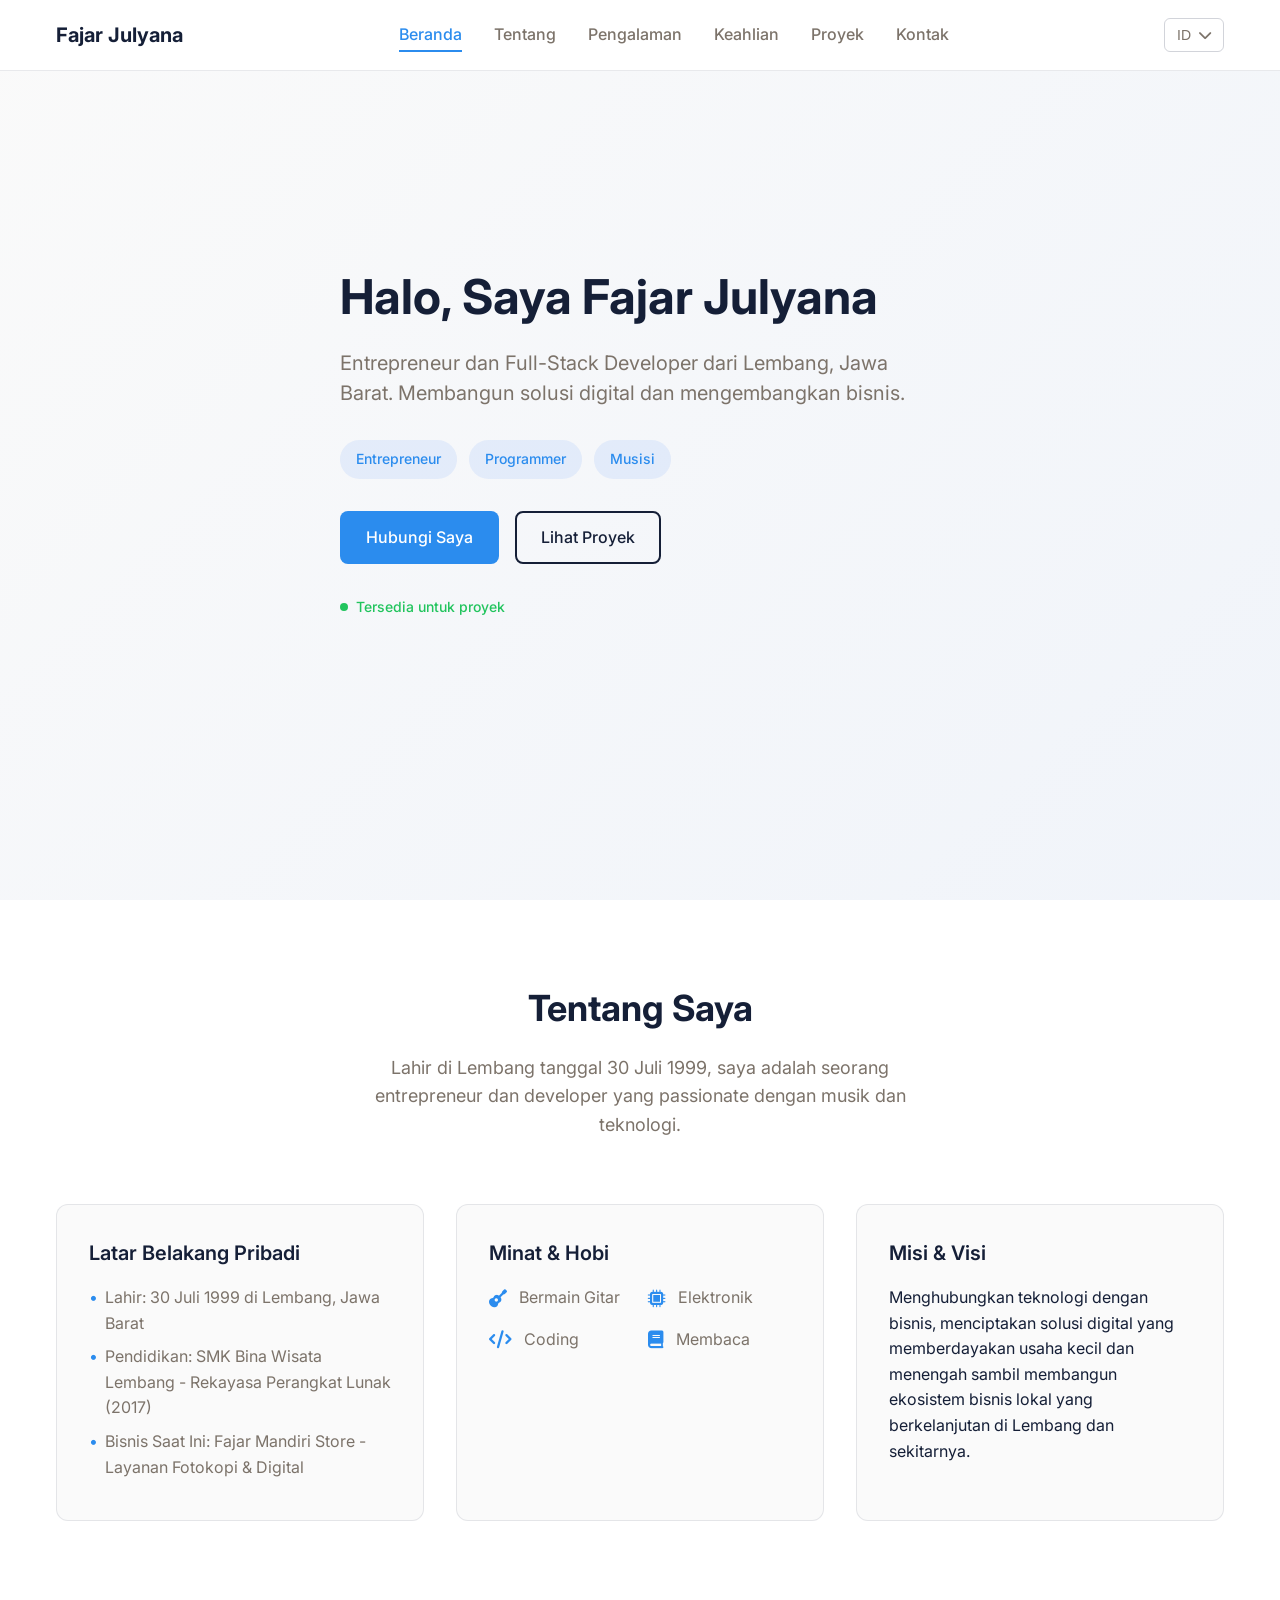
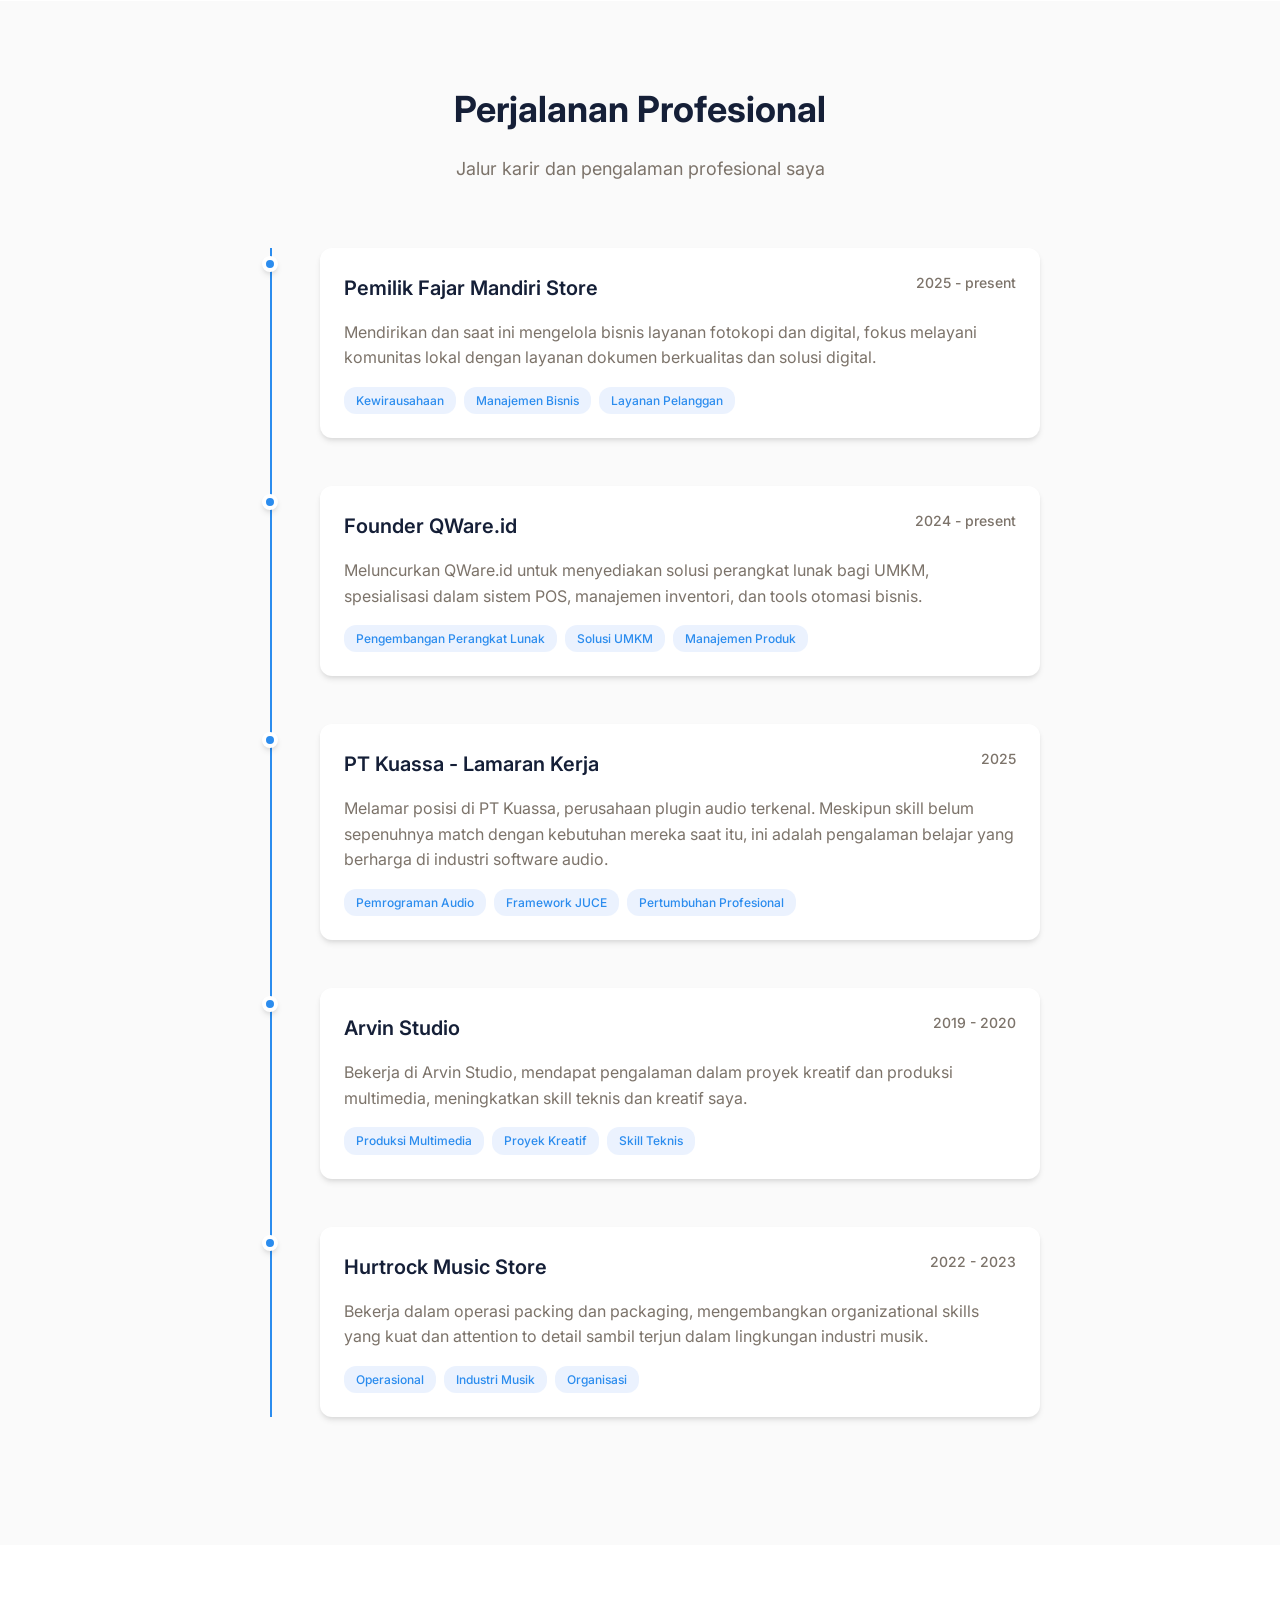
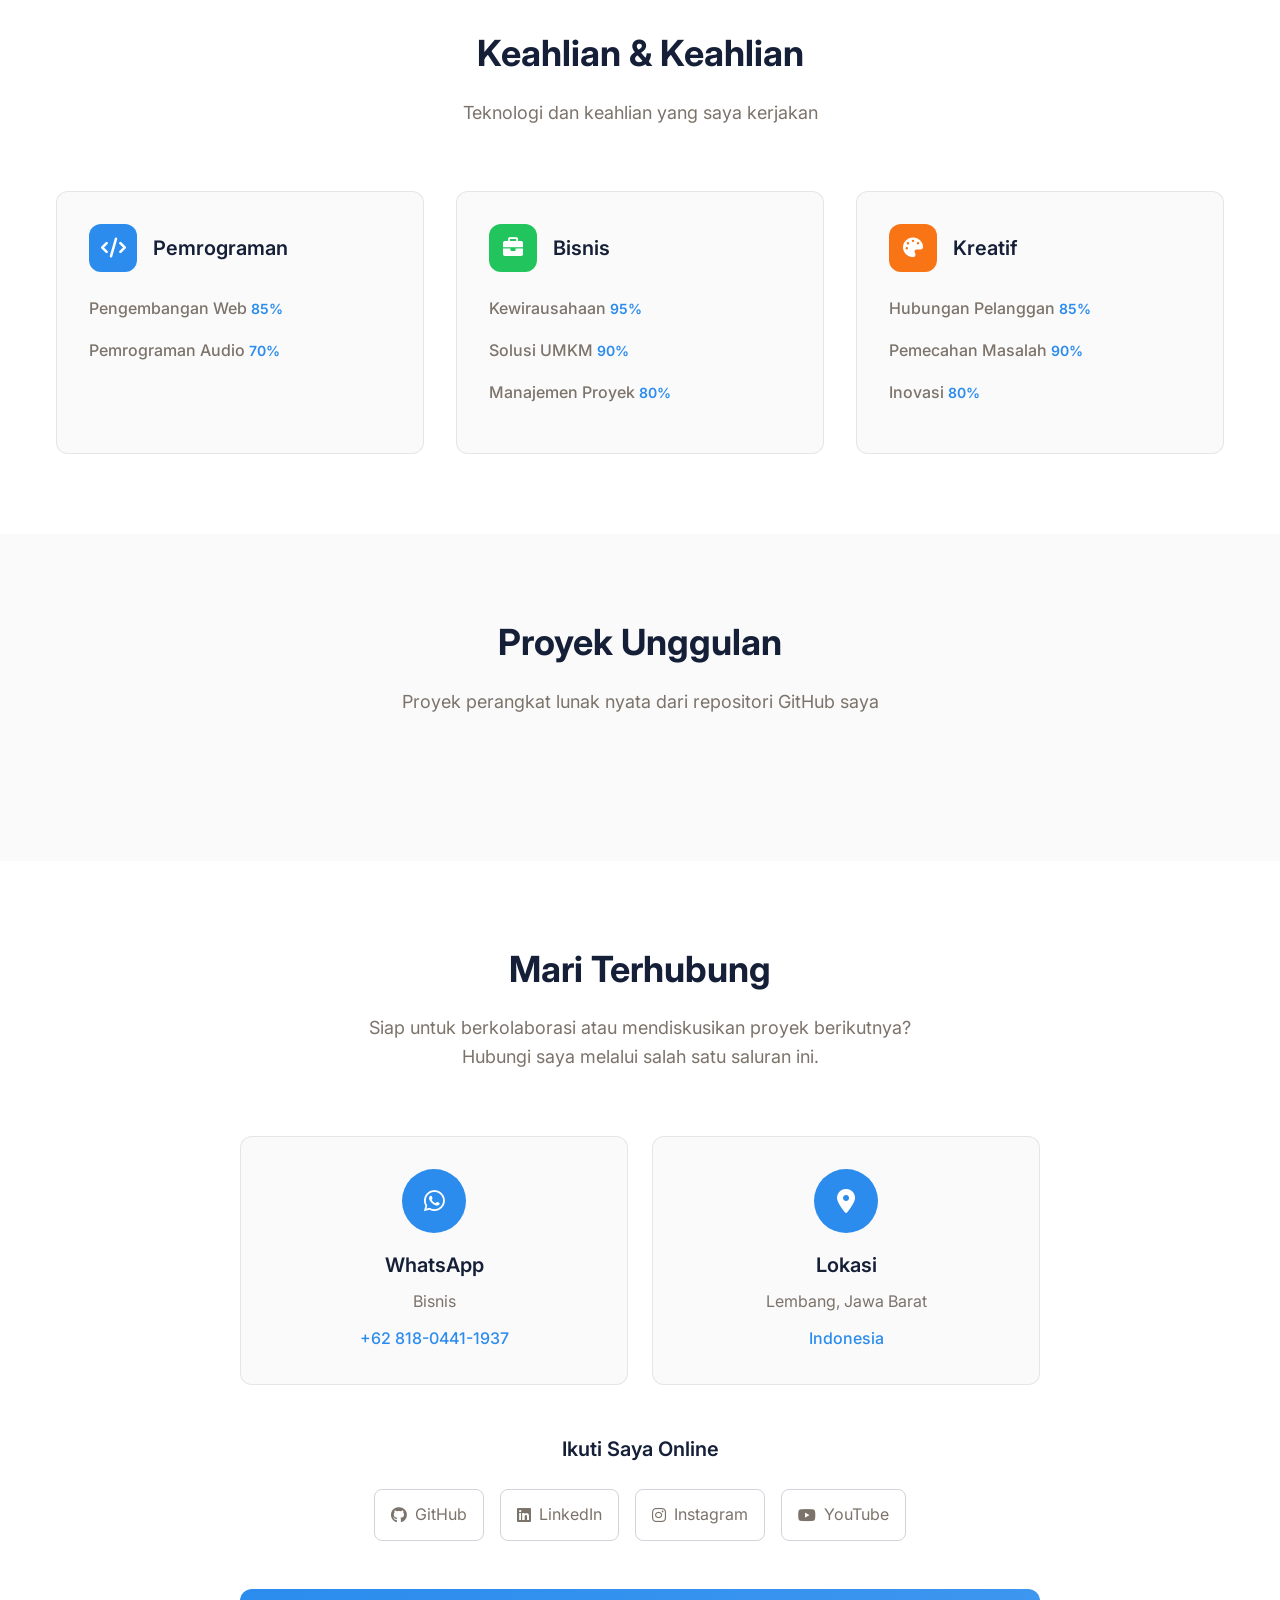
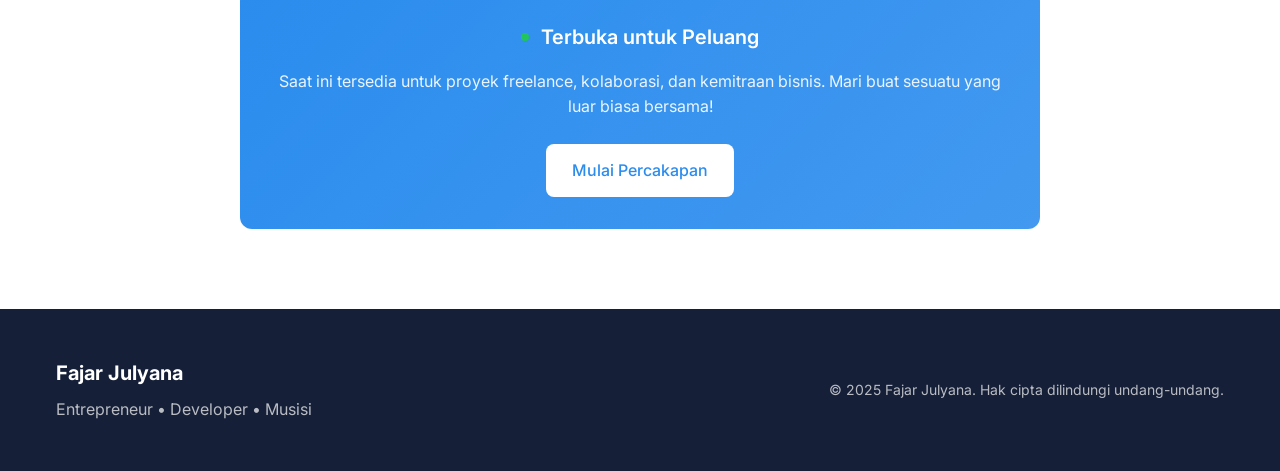
<file: index.html>
<!DOCTYPE html>
<html lang="id">
<head>
    <meta charset="UTF-8">
    <meta name="viewport" content="width=device-width, initial-scale=1.0">
    <title>Fajar Julyana - Entrepreneur & Full-Stack Developer</title>
    <meta name="description" content="Portfolio Fajar Julyana - Entrepreneur, programmer, dan musisi dari Lembang, Jawa Barat. Membangun solusi digital dan mengembangkan bisnis UMKM.">
    
    <!-- Open Graph Tags -->
    <meta property="og:title" content="Fajar Julyana - Entrepreneur & Full-Stack Developer">
    <meta property="og:description" content="Portfolio Fajar Julyana - Entrepreneur, programmer, dan musisi dari Lembang, Jawa Barat.">
    <meta property="og:type" content="website">
    <meta property="og:url" content="http://fajarjulyana.github.io/">
    
    <!-- Fonts -->
    <link href="https://fonts.googleapis.com/css2?family=Inter:wght@300;400;500;600;700&display=swap" rel="stylesheet">
    <link href="https://cdnjs.cloudflare.com/ajax/libs/font-awesome/6.0.0/css/all.min.css" rel="stylesheet">
    
    <link rel="stylesheet" href="style.css">
</head>
<body>
    <!-- Navigation -->
    <nav class="nav">
        <div class="nav-container">
            <div class="nav-brand">
                <a href="#home">Fajar Julyana</a>
            </div>
            
            <div class="nav-menu" id="nav-menu">
                <a href="#home" class="nav-link" data-translate="home">Beranda</a>
                <a href="#about" class="nav-link" data-translate="about">Tentang</a>
                <a href="#experience" class="nav-link" data-translate="experience">Pengalaman</a>
                <a href="#skills" class="nav-link" data-translate="skills">Keahlian</a>
                <a href="#projects" class="nav-link" data-translate="projects">Proyek</a>
                <a href="#contact" class="nav-link" data-translate="contact">Kontak</a>
            </div>

            <div class="nav-actions">
                <div class="language-switcher">
                    <button class="language-btn" id="language-btn">
                        <span id="current-language">ID</span>
                        <i class="fas fa-chevron-down"></i>
                    </button>
                    <div class="language-dropdown" id="language-dropdown">
                        <button class="language-option" data-lang="id">ID - Indonesia</button>
                        <button class="language-option" data-lang="en">EN - English</button>
                        <button class="language-option" data-lang="ru">RU - Русский</button>
                        <button class="language-option" data-lang="ar">AR - العربية</button>
                        <button class="language-option" data-lang="su">SU - Sunda</button>
                    </div>
                </div>
                
                <button class="nav-toggle" id="nav-toggle">
                    <span></span>
                    <span></span>
                    <span></span>
                </button>
            </div>
        </div>
    </nav>

    <!-- Hero Section -->
    <section id="home" class="hero">
        <div class="hero-container">
            <div class="hero-content">
                <h1 class="hero-title">
                    <span data-translate="heroTitle">Halo, Saya Fajar Julyana</span>
                </h1>
                <p class="hero-subtitle" data-translate="heroSubtitle">
                    Entrepreneur dan Full-Stack Developer dari Lembang, Jawa Barat. Membangun solusi digital dan mengembangkan bisnis.
                </p>
                
                <div class="hero-labels">
                    <span class="hero-label" data-translate="entrepreneurLabel">Entrepreneur</span>
                    <span class="hero-label" data-translate="programmerLabel">Programmer</span>
                    <span class="hero-label" data-translate="musicianLabel">Musisi</span>
                </div>
                
                <div class="hero-actions">
                    <a href="#contact" class="btn btn-primary" data-translate="getInTouch">
                        Hubungi Saya
                    </a>
                    <a href="#projects" class="btn btn-secondary" data-translate="viewProjects">
                        Lihat Proyek
                    </a>
                </div>
                
                <div class="hero-status">
                    <div class="status-indicator"></div>
                    <span data-translate="availableForProjects">Tersedia untuk proyek</span>
                </div>
            </div>
        </div>
    </section>

    <!-- About Section -->
    <section id="about" class="about">
        <div class="container">
            <div class="section-header">
                <h2 class="section-title" data-translate="aboutTitle">Tentang Saya</h2>
                <p class="section-subtitle" data-translate="aboutSubtitle">
                    Lahir di Lembang tanggal 30 Juli 1999, saya adalah seorang entrepreneur dan developer yang passionate dengan musik dan teknologi.
                </p>
            </div>
            
            <div class="about-content">
                <div class="about-card">
                    <h3 data-translate="personalBackground">Latar Belakang Pribadi</h3>
                    <ul>
                        <li data-translate="born">Lahir: 30 Juli 1999 di Lembang, Jawa Barat</li>
                        <li data-translate="education">Pendidikan: SMK Bina Wisata Lembang - Rekayasa Perangkat Lunak (2017)</li>
                        <li data-translate="currentBusiness">Bisnis Saat Ini: Fajar Mandiri Store - Layanan Fotokopi & Digital</li>
                    </ul>
                </div>
                
                <div class="about-card">
                    <h3 data-translate="interestsHobbies">Minat & Hobi</h3>
                    <div class="interests-grid">
                        <div class="interest-item">
                            <i class="fas fa-guitar"></i>
                            <span data-translate="guitarPlaying">Bermain Gitar</span>
                        </div>
                        <div class="interest-item">
                            <i class="fas fa-microchip"></i>
                            <span data-translate="electronics">Elektronik</span>
                        </div>
                        <div class="interest-item">
                            <i class="fas fa-code"></i>
                            <span data-translate="coding">Coding</span>
                        </div>
                        <div class="interest-item">
                            <i class="fas fa-book"></i>
                            <span data-translate="reading">Membaca</span>
                        </div>
                    </div>
                </div>
                
                <div class="about-card">
                    <h3 data-translate="missionVision">Misi & Visi</h3>
                    <p data-translate="missionText">
                        Menghubungkan teknologi dengan bisnis, menciptakan solusi digital yang memberdayakan usaha kecil dan menengah sambil membangun ekosistem bisnis lokal yang berkelanjutan di Lembang dan sekitarnya.
                    </p>
                </div>
            </div>
        </div>
    </section>

    <!-- Experience Section -->
    <section id="experience" class="experience">
        <div class="container">
            <div class="section-header">
                <h2 class="section-title" data-translate="experienceTitle">Perjalanan Profesional</h2>
                <p class="section-subtitle" data-translate="experienceSubtitle">
                    Jalur karir dan pengalaman profesional saya
                </p>
            </div>
            
            <div class="timeline" id="experience-timeline">
                <!-- Experience items will be generated by JavaScript -->
            </div>
        </div>
    </section>

    <!-- Skills Section -->
    <section id="skills" class="skills">
        <div class="container">
            <div class="section-header">
                <h2 class="section-title" data-translate="skillsTitle">Keahlian & Keahlian</h2>
                <p class="section-subtitle" data-translate="skillsSubtitle">
                    Teknologi dan keahlian yang saya kerjakan
                </p>
            </div>
            
            <div class="skills-grid" id="skills-grid">
                <!-- Skills will be generated by JavaScript -->
            </div>
        </div>
    </section>

    <!-- Projects Section -->
    <section id="projects" class="projects">
        <div class="container">
            <div class="section-header">
                <h2 class="section-title" data-translate="projectsTitle">Proyek Unggulan</h2>
                <p class="section-subtitle" data-translate="projectsSubtitle">
                    Proyek perangkat lunak nyata dari repositori GitHub saya
                </p>
            </div>
            <div class="projects-grid" id="projects-grid">
              <p id="projects-loading">Memuat proyek dari GitHub...</p>
            </div>
        </div>
    </section>

    <!-- Contact Section -->
    <section id="contact" class="contact">
        <div class="container">
            <div class="section-header">
                <h2 class="section-title" data-translate="contactTitle">Mari Terhubung</h2>
                <p class="section-subtitle" data-translate="contactSubtitle">
                    Siap untuk berkolaborasi atau mendiskusikan proyek berikutnya? Hubungi saya melalui salah satu saluran ini.
                </p>
            </div>
            
            <div class="contact-content">
                <div class="contact-cards">
                    <div class="contact-card">
                        <div class="contact-icon">
                            <i class="fab fa-whatsapp"></i>
                        </div>
                        <h3 data-translate="whatsapp">WhatsApp</h3>
                        <p data-translate="businessLabel">Bisnis</p>
                        <a href="https://wa.me/6281804411937" class="contact-link" target="_blank">
                            +62 818-0441-1937
                        </a>
                    </div>
                    
                    <div class="contact-card">
                        <div class="contact-icon">
                            <i class="fas fa-map-marker-alt"></i>
                        </div>
                        <h3 data-translate="location">Lokasi</h3>
                        <p>Lembang, Jawa Barat</p>
                        <span class="contact-link">Indonesia</span>
                    </div>
                </div>
                
                <div class="social-section">
                    <h3 data-translate="followMe">Ikuti Saya Online</h3>
                    <div class="social-links">
                        <a href="https://github.com/fajarjulyana" class="social-link" target="_blank">
                            <i class="fab fa-github"></i>
                            <span data-translate="github">GitHub</span>
                        </a>
                        <a href="https://linkedin.com/in/fajarjulyana" class="social-link" target="_blank">
                            <i class="fab fa-linkedin"></i>
                            <span data-translate="linkedin">LinkedIn</span>
                        </a>
                        <a href="https://instagram.com/fajarjulyana" class="social-link" target="_blank">
                            <i class="fab fa-instagram"></i>
                            <span data-translate="instagram">Instagram</span>
                        </a>
                        <a href="https://youtube.com/@fajarjulyana1" class="social-link" target="_blank">
                            <i class="fab fa-youtube"></i>
                            <span data-translate="youtube">YouTube</span>
                        </a>
                    </div>
                </div>
                
                <div class="availability-card">
                    <div class="availability-status">
                        <div class="status-indicator"></div>
                        <h3 data-translate="openForOpportunities">Terbuka untuk Peluang</h3>
                    </div>
                    <p data-translate="opportunitiesDesc">
                        Saat ini tersedia untuk proyek freelance, kolaborasi, dan kemitraan bisnis. Mari buat sesuatu yang luar biasa bersama!
                    </p>
                    <a href="https://wa.me/6281804411937" class="btn btn-primary" target="_blank" data-translate="startConversation">
                        Mulai Percakapan
                    </a>
                </div>
            </div>
        </div>
    </section>

    <!-- Footer -->
    <footer class="footer">
        <div class="container">
            <div class="footer-content">
                <div class="footer-brand">
                    <h3>Fajar Julyana</h3>
                    <p data-translate="footerTagline">Entrepreneur • Developer • Musisi</p>
                </div>
                <div class="footer-copyright">
                    <p data-translate="copyright">© 2025 Fajar Julyana. Hak cipta dilindungi undang-undang.</p>
                </div>
            </div>
        </div>
    </footer>

    <!-- Scripts -->
    <script src="translations.js"></script>
    <script src="script.js"></script>
</body>
</html>
</file>
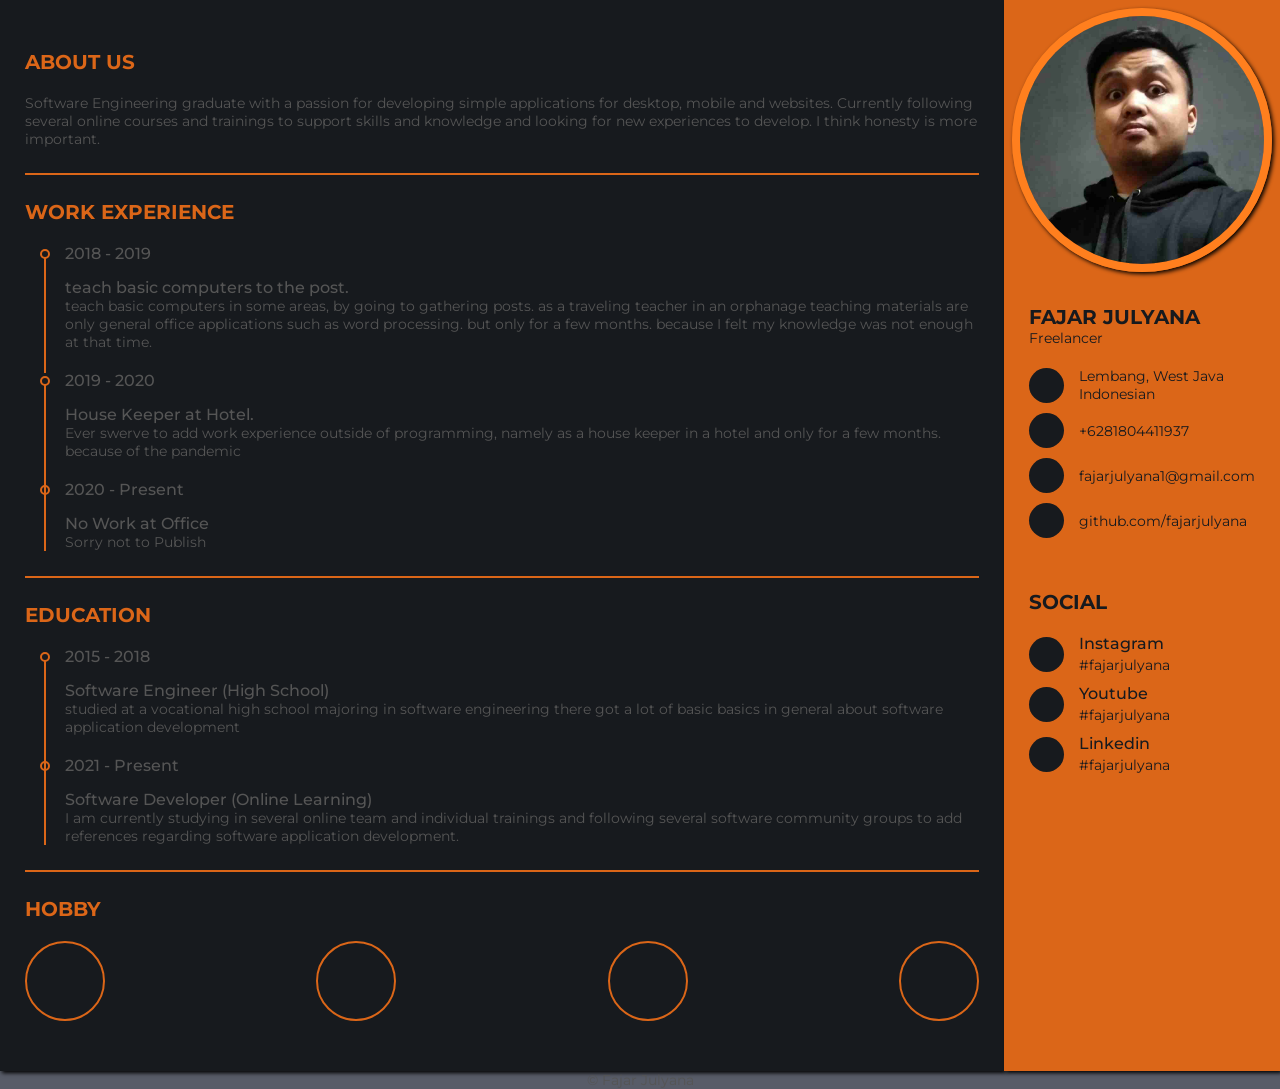
<file: assets/cv/portfolio.html>
<!DOCTYPE html>
<html lang="en">
<head>
	<meta charset="UTF-8">
	<title>Resume || CV Fajar Julyana</title>
	<style>@import url("https://fonts.googleapis.com/css?family=Montserrat:400,500,700&display=swap");

* {
  margin: 0;
  padding: 0;
  box-sizing: border-box;
  list-style: none;
  font-family: "Montserrat", sans-serif;
}

body {
  background: #585c68;
  font-size: 14px;
  color: #555555;
  max-height: 280vh;
}

.bold {
  font-weight: 700;
  font-size: 20px;
  text-transform: uppercase;
}

.semi-bold {
  font-weight: 500;
  font-size: 16px;
}

.resume {
  width: 100%;
  height: auto;
  display: flex;
}

.resume .resume_left {
  width: 280px;
  background: #db6618;
  box-shadow: 2px 2px 4px #000000;
  position:relative;
}

.resume .resume_left .resume_profile {
  width: 100%;
  height: 280px;
  padding-top: 8px;
  padding-right: 8px;
  padding-bottom: 8px;
  padding-left: 8px;
  
}

.resume .resume_left .resume_profile img {
  width: 100%;
  height: 100%;
  border: 8px solid #ff7f1e;
  border-radius: 50%;
  box-shadow: 2px 2px 4px #000000;
}

.resume .resume_left .resume_content {
  padding: 0 25px;
}

.resume .title {
  margin-bottom: 20px;
}

.resume .resume_left .bold {
  color: #171a1e;
}

.resume .resume_left .regular {
  color: #171a1e;
}

.resume .resume_item {
  padding: 25px 0;
  border-bottom: 2px solid #db6618;
}

.resume .resume_left .resume_item:last-child,
.resume .resume_right .resume_item:last-child {
  border-bottom: 0px;
}

.resume .resume_left ul li {
  display: flex;
  margin-bottom: 10px;
  align-items: center;
}

.resume .resume_left ul li:last-child {
  margin-bottom: 0;
}

.resume .resume_left ul li .icon {
  width: 35px;
  height: 35px;
  background: #171a1e;
  color: #db6618;
  border-radius: 50%;
  margin-right: 15px;
  font-size: 16px;
  position: relative;
}

.resume .icon i,
.resume .resume_right .resume_hobby ul li i {
  position: absolute;
  top: 50%;
  left: 50%;
  transform: translate(-50%, -50%);
}

.resume .resume_left ul li .data {
  color: #171a1e;
}

.resume .resume_left .resume_social .semi-bold {
  color: #171a1e;
  margin-bottom: 3px;
}

.resume .resume_right {
  width: 100%;
  background: #171a1e;
  padding: 25px;
  box-shadow: 2px 2px 4px #000000;
}

.resume .resume_right .bold {
  color: #db6618;
}

.resume .resume_right .resume_work ul,
.resume .resume_right .resume_education ul {
  padding-left: 40px;
  overflow: hidden;
}

.resume .resume_right ul li {
  position: relative;
}

.resume .resume_right ul li .date {
  font-size: 16px;
  font-weight: 500;
  margin-bottom: 15px;
}

.resume .resume_right ul li .info {
  margin-bottom: 20px;
}

.resume .resume_right ul li:last-child .info {
  margin-bottom: 0;
}

.resume .resume_right .resume_work ul li:before,
.resume .resume_right .resume_education ul li:before {
  content: "";
  position: absolute;
  top: 5px;
  left: -25px;
  width: 6px;
  height: 6px;
  border-radius: 50%;
  border: 2px solid #db6618;
}

.resume .resume_right .resume_work ul li:after,
.resume .resume_right .resume_education ul li:after {
  content: "";
  position: absolute;
  top: 14px;
  left: -21px;
  width: 2px;
  height: 115px;
  background: #db6618;
}

.resume .resume_right .resume_hobby ul {
  display: flex;
  justify-content: space-between;
}

.resume .resume_right .resume_hobby ul li {
  width: 80px;
  height: 80px;
  border: 2px solid #db6618;
  border-radius: 50%;
  position: relative;
  color: #db6618;
}

.resume .resume_right .resume_hobby ul li i {
  font-size: 30px;
}
/*
.resume .resume_right .resume_hobby ul li:before {
  content: "";
  position: absolute;
  top: 40px;
  right: -150%;
  width: 150.5%;
  height: 2px;
  background: #db6618;
}
*/
.resume .resume_right .resume_hobby ul li:last-child:before {
  display: none;
}
</style>
	<script>window.FontAwesomeKitConfig = {"asyncLoading":{"enabled":true},"autoA11y":{"enabled":true},"baseUrl":"https://ka-f.fontawesome.com","baseUrlKit":"https://kit.fontawesome.com","detectConflictsUntil":null,"iconUploads":{},"id":98048931,"license":"free","method":"css","minify":{"enabled":true},"token":"b99e675b6e","v4FontFaceShim":{"enabled":false},"v4shim":{"enabled":false},"version":"5.15.3"}; !function(t){"function"==typeof define&&define.amd?define("kit-loader",t):t()}((function(){"use strict";function t(e){return(t="function"==typeof Symbol&&"symbol"==typeof Symbol.iterator?function(t){return typeof t}:function(t){return t&&"function"==typeof Symbol&&t.constructor===Symbol&&t!==Symbol.prototype?"symbol":typeof t})(e)}function e(t,e,n){return e in t?Object.defineProperty(t,e,{value:n,enumerable:!0,configurable:!0,writable:!0}):t[e]=n,t}function n(t,e){var n=Object.keys(t);if(Object.getOwnPropertySymbols){var r=Object.getOwnPropertySymbols(t);e&&(r=r.filter((function(e){return Object.getOwnPropertyDescriptor(t,e).enumerable}))),n.push.apply(n,r)}return n}function r(t){for(var r=1;r<arguments.length;r++){var o=null!=arguments[r]?arguments[r]:{};r%2?n(Object(o),!0).forEach((function(n){e(t,n,o[n])})):Object.getOwnPropertyDescriptors?Object.defineProperties(t,Object.getOwnPropertyDescriptors(o)):n(Object(o)).forEach((function(e){Object.defineProperty(t,e,Object.getOwnPropertyDescriptor(o,e))}))}return t}function o(t,e){return function(t){if(Array.isArray(t))return t}(t)||function(t,e){if("undefined"==typeof Symbol||!(Symbol.iterator in Object(t)))return;var n=[],r=!0,o=!1,i=void 0;try{for(var c,a=t[Symbol.iterator]();!(r=(c=a.next()).done)&&(n.push(c.value),!e||n.length!==e);r=!0);}catch(t){o=!0,i=t}finally{try{r||null==a.return||a.return()}finally{if(o)throw i}}return n}(t,e)||function(t,e){if(!t)return;if("string"==typeof t)return i(t,e);var n=Object.prototype.toString.call(t).slice(8,-1);"Object"===n&&t.constructor&&(n=t.constructor.name);if("Map"===n||"Set"===n)return Array.from(t);if("Arguments"===n||/^(?:Ui|I)nt(?:8|16|32)(?:Clamped)?Array$/.test(n))return i(t,e)}(t,e)||function(){throw new TypeError("Invalid attempt to destructure non-iterable instance.\nIn order to be iterable, non-array objects must have a [Symbol.iterator]() method.")}()}function i(t,e){(null==e||e>t.length)&&(e=t.length);for(var n=0,r=new Array(e);n<e;n++)r[n]=t[n];return r}function c(t,e){var n=e&&e.addOn||"",r=e&&e.baseFilename||t.license+n,o=e&&e.minify?".min":"",i=e&&e.fileSuffix||t.method,c=e&&e.subdir||t.method;return t.baseUrl+"/releases/"+("latest"===t.version?"latest":"v".concat(t.version))+"/"+c+"/"+r+o+"."+i}function a(t){return t.baseUrlKit+"/"+t.token+"/"+t.id+"/kit-upload.css"}function u(t,e){var n=e||["fa"],r="."+Array.prototype.join.call(n,",."),o=t.querySelectorAll(r);Array.prototype.forEach.call(o,(function(e){var n=e.getAttribute("title");e.setAttribute("aria-hidden","true");var r=!e.nextElementSibling||!e.nextElementSibling.classList.contains("sr-only");if(n&&r){var o=t.createElement("span");o.innerHTML=n,o.classList.add("sr-only"),e.parentNode.insertBefore(o,e.nextSibling)}}))}var f,s=function(){},d="undefined"!=typeof global&&void 0!==global.process&&"function"==typeof global.process.emit,l="undefined"==typeof setImmediate?setTimeout:setImmediate,h=[];function m(){for(var t=0;t<h.length;t++)h[t][0](h[t][1]);h=[],f=!1}function p(t,e){h.push([t,e]),f||(f=!0,l(m,0))}function y(t){var e=t.owner,n=e._state,r=e._data,o=t[n],i=t.then;if("function"==typeof o){n="fulfilled";try{r=o(r)}catch(t){w(i,t)}}b(i,r)||("fulfilled"===n&&v(i,r),"rejected"===n&&w(i,r))}function b(e,n){var r;try{if(e===n)throw new TypeError("A promises callback cannot return that same promise.");if(n&&("function"==typeof n||"object"===t(n))){var o=n.then;if("function"==typeof o)return o.call(n,(function(t){r||(r=!0,n===t?g(e,t):v(e,t))}),(function(t){r||(r=!0,w(e,t))})),!0}}catch(t){return r||w(e,t),!0}return!1}function v(t,e){t!==e&&b(t,e)||g(t,e)}function g(t,e){"pending"===t._state&&(t._state="settled",t._data=e,p(S,t))}function w(t,e){"pending"===t._state&&(t._state="settled",t._data=e,p(O,t))}function A(t){t._then=t._then.forEach(y)}function S(t){t._state="fulfilled",A(t)}function O(t){t._state="rejected",A(t),!t._handled&&d&&global.process.emit("unhandledRejection",t._data,t)}function j(t){global.process.emit("rejectionHandled",t)}function E(t){if("function"!=typeof t)throw new TypeError("Promise resolver "+t+" is not a function");if(this instanceof E==!1)throw new TypeError("Failed to construct 'Promise': Please use the 'new' operator, this object constructor cannot be called as a function.");this._then=[],function(t,e){function n(t){w(e,t)}try{t((function(t){v(e,t)}),n)}catch(t){n(t)}}(t,this)}E.prototype={constructor:E,_state:"pending",_then:null,_data:void 0,_handled:!1,then:function(t,e){var n={owner:this,then:new this.constructor(s),fulfilled:t,rejected:e};return!e&&!t||this._handled||(this._handled=!0,"rejected"===this._state&&d&&p(j,this)),"fulfilled"===this._state||"rejected"===this._state?p(y,n):this._then.push(n),n.then},catch:function(t){return this.then(null,t)}},E.all=function(t){if(!Array.isArray(t))throw new TypeError("You must pass an array to Promise.all().");return new E((function(e,n){var r=[],o=0;function i(t){return o++,function(n){r[t]=n,--o||e(r)}}for(var c,a=0;a<t.length;a++)(c=t[a])&&"function"==typeof c.then?c.then(i(a),n):r[a]=c;o||e(r)}))},E.race=function(t){if(!Array.isArray(t))throw new TypeError("You must pass an array to Promise.race().");return new E((function(e,n){for(var r,o=0;o<t.length;o++)(r=t[o])&&"function"==typeof r.then?r.then(e,n):e(r)}))},E.resolve=function(e){return e&&"object"===t(e)&&e.constructor===E?e:new E((function(t){t(e)}))},E.reject=function(t){return new E((function(e,n){n(t)}))};var _="function"==typeof Promise?Promise:E;function P(t,e){var n=e.fetch,r=e.XMLHttpRequest,o=e.token,i=t;return"URLSearchParams"in window?(i=new URL(t)).searchParams.set("token",o):i=i+"?token="+encodeURIComponent(o),i=i.toString(),new _((function(t,e){if("function"==typeof n)n(i,{mode:"cors",cache:"default"}).then((function(t){if(t.ok)return t.text();throw new Error("")})).then((function(e){t(e)})).catch(e);else if("function"==typeof r){var o=new r;o.addEventListener("loadend",(function(){this.responseText?t(this.responseText):e(new Error(""))}));["abort","error","timeout"].map((function(t){o.addEventListener(t,(function(){e(new Error(""))}))})),o.open("GET",i),o.send()}else{e(new Error(""))}}))}function C(t,e,n){var r=t;return[[/(url\("?)\.\.\/\.\.\/\.\./g,function(t,n){return"".concat(n).concat(e)}],[/(url\("?)\.\.\/webfonts/g,function(t,r){return"".concat(r).concat(e,"/releases/v").concat(n,"/webfonts")}],[/(url\("?)https:\/\/kit-free([^.])*\.fontawesome\.com/g,function(t,n){return"".concat(n).concat(e)}]].forEach((function(t){var e=o(t,2),n=e[0],i=e[1];r=r.replace(n,i)})),r}function F(t,e){var n=arguments.length>2&&void 0!==arguments[2]?arguments[2]:function(){},o=e.document||o,i=u.bind(u,o,["fa","fab","fas","far","fal","fad","fak"]),f=Object.keys(t.iconUploads||{}).length>0;t.autoA11y.enabled&&n(i);var s=[{id:"fa-main",addOn:void 0}];t.v4shim.enabled&&s.push({id:"fa-v4-shims",addOn:"-v4-shims"}),t.v4FontFaceShim.enabled&&s.push({id:"fa-v4-font-face",addOn:"-v4-font-face"}),f&&s.push({id:"fa-kit-upload",customCss:!0});var d=s.map((function(n){return new _((function(o,i){P(n.customCss?a(t):c(t,{addOn:n.addOn,minify:t.minify.enabled}),e).then((function(i){o(U(i,r(r({},e),{},{baseUrl:t.baseUrl,version:t.version,id:n.id,contentFilter:function(t,e){return C(t,e.baseUrl,e.version)}})))})).catch(i)}))}));return _.all(d)}function U(t,e){var n=e.contentFilter||function(t,e){return t},r=document.createElement("style"),o=document.createTextNode(n(t,e));return r.appendChild(o),r.media="all",e.id&&r.setAttribute("id",e.id),e&&e.detectingConflicts&&e.detectionIgnoreAttr&&r.setAttributeNode(document.createAttribute(e.detectionIgnoreAttr)),r}function k(t,e){e.autoA11y=t.autoA11y.enabled,"pro"===t.license&&(e.autoFetchSvg=!0,e.fetchSvgFrom=t.baseUrl+"/releases/"+("latest"===t.version?"latest":"v".concat(t.version))+"/svgs",e.fetchUploadedSvgFrom=t.uploadsUrl);var n=[];return t.v4shim.enabled&&n.push(new _((function(n,o){P(c(t,{addOn:"-v4-shims",minify:t.minify.enabled}),e).then((function(t){n(I(t,r(r({},e),{},{id:"fa-v4-shims"})))})).catch(o)}))),n.push(new _((function(n,o){P(c(t,{minify:t.minify.enabled}),e).then((function(t){var o=I(t,r(r({},e),{},{id:"fa-main"}));n(function(t,e){var n=e&&void 0!==e.autoFetchSvg?e.autoFetchSvg:void 0,r=e&&void 0!==e.autoA11y?e.autoA11y:void 0;void 0!==r&&t.setAttribute("data-auto-a11y",r?"true":"false");n&&(t.setAttributeNode(document.createAttribute("data-auto-fetch-svg")),t.setAttribute("data-fetch-svg-from",e.fetchSvgFrom),t.setAttribute("data-fetch-uploaded-svg-from",e.fetchUploadedSvgFrom));return t}(o,e))})).catch(o)}))),_.all(n)}function I(t,e){var n=document.createElement("SCRIPT"),r=document.createTextNode(t);return n.appendChild(r),n.referrerPolicy="strict-origin",e.id&&n.setAttribute("id",e.id),e&&e.detectingConflicts&&e.detectionIgnoreAttr&&n.setAttributeNode(document.createAttribute(e.detectionIgnoreAttr)),n}function L(t){var e,n=[],r=document,o=r.documentElement.doScroll,i=(o?/^loaded|^c/:/^loaded|^i|^c/).test(r.readyState);i||r.addEventListener("DOMContentLoaded",e=function(){for(r.removeEventListener("DOMContentLoaded",e),i=1;e=n.shift();)e()}),i?setTimeout(t,0):n.push(t)}function T(t){"undefined"!=typeof MutationObserver&&new MutationObserver(t).observe(document,{childList:!0,subtree:!0})}try{if(window.FontAwesomeKitConfig){var x=window.FontAwesomeKitConfig,M={detectingConflicts:x.detectConflictsUntil&&new Date<=new Date(x.detectConflictsUntil),detectionIgnoreAttr:"data-fa-detection-ignore",fetch:window.fetch,token:x.token,XMLHttpRequest:window.XMLHttpRequest,document:document},D=document.currentScript,N=D?D.parentElement:document.head;(function(){var t=arguments.length>0&&void 0!==arguments[0]?arguments[0]:{},e=arguments.length>1&&void 0!==arguments[1]?arguments[1]:{};return"js"===t.method?k(t,e):"css"===t.method?F(t,e,(function(t){L(t),T(t)})):void 0})(x,M).then((function(t){t.map((function(t){try{N.insertBefore(t,D?D.nextSibling:null)}catch(e){N.appendChild(t)}})),M.detectingConflicts&&D&&L((function(){D.setAttributeNode(document.createAttribute(M.detectionIgnoreAttr));var t=function(t,e){var n=document.createElement("script");return e&&e.detectionIgnoreAttr&&n.setAttributeNode(document.createAttribute(e.detectionIgnoreAttr)),n.src=c(t,{baseFilename:"conflict-detection",fileSuffix:"js",subdir:"js",minify:t.minify.enabled}),n}(x,M);document.body.appendChild(t)}))})).catch((function(t){console.error("".concat("Font Awesome Kit:"," ").concat(t))}))}}catch(t){console.error("".concat("Font Awesome Kit:"," ").concat(t))}}));</script>
</head>
<body>

<div class="resume">
  <div class="resume_right">
    <div class="resume_item resume_about">
        <div class="title">
           <p class="bold">About us</p>
         </div>
        <p>Software Engineering graduate with a passion for developing simple applications for desktop, mobile and websites. Currently following several online courses and trainings to support skills and knowledge and looking for new experiences to develop. I think honesty is more important.</p>
    </div>
    <div class="resume_item resume_work">
        <div class="title">
           <p class="bold">Work Experience</p>
         </div>
        <ul>
            <li>
                <div class="date">2018 - 2019</div> 
                <div class="info">
                     <p class="semi-bold">teach basic computers to the post.</p> 
                  <p>teach basic computers in some areas, by going to gathering posts. as a traveling teacher in an orphanage teaching materials are only general office applications such as word processing. but only for a few months. because I felt my knowledge was not enough at that time.</p>
                </div>
            </li>
            <li>
              <div class="date">2019 - 2020</div>
              <div class="info">
                     <p class="semi-bold">House Keeper at Hotel.</p> 
                  <p>Ever swerve to add work experience outside of programming, namely as a house keeper in a hotel and only for a few months. because of the pandemic</p>
                </div>
            </li>
            <li>
              <div class="date">2020 - Present</div>
              <div class="info">
                     <p class="semi-bold">No Work at Office</p> 
                  <p>Sorry not to Publish</p>
                </div>
            </li>
        </ul>
    </div>
    <div class="resume_item resume_education">
      <div class="title">
           <p class="bold">Education</p>
         </div>
      <ul>
            <li>
                <div class="date">2015 - 2018</div> 
                <div class="info">
                     <p class="semi-bold">Software Engineer (High School)</p> 
                  <p>studied at a vocational high school majoring in software engineering there got a lot of basic basics in general about software application development</p>
                </div>
            </li>
            <li>
              <div class="date">2021 - Present</div>
              <div class="info">
                     <p class="semi-bold"> Software Developer (Online Learning)</p> 
                  <p>I am currently studying in several online team and individual trainings and following several software community groups to add references regarding software application development.</p>
                </div>
            </li>
        </ul>
    </div>
    <div class="resume_item resume_hobby">
      <div class="title">
           <p class="bold">Hobby</p>
         </div>
       <ul>
         <li><i class="fas fa-book"></i></li>
         <li><i class="fas fa-pen"></i></li>
         <li><i class="fas fa-guitar"></i></li>
         <li><i class="fas fa-gamepad"></i></li>
      </ul>
    </div>
  </div>
   <div class="resume_left">
     <div class="resume_profile">
       <img src='[data-uri]
'" alt="profile_pic">
     </div>
     <div class="resume_content">
       <div class="resume_item resume_info">
         <div class="title">
           <p class="bold">Fajar Julyana</p>
           <p class="regular">Freelancer</p>
         </div>
         <ul>
           <li>
             <div class="icon">
               <i class="fas fa-map-marker"></i>
             </div>
             <div class="data">
               Lembang, West Java <br /> Indonesian
             </div>
           </li>
           <li>
             <div class="icon">
               <i class="fas fa-mobile-alt"></i>
             </div>
             <div class="data">
               +6281804411937
             </div>
           </li>
           <li>
             <div class="icon">
               <i class="fas fa-envelope"></i>
             </div>
             <div class="data">
               fajarjulyana1@gmail.com
             </div>
           </li>
           <li>
             <div class="icon">
               <i class="fab fa-github"></i>
             </div>
             <div class="data">
               github.com/fajarjulyana
             </div>
           </li>
         </ul>
       </div>
       <div class="resume_item resume_social">
         <div class="title">
           <p class="bold">Social</p>
         </div>
         <ul>
           <li>
             <div class="icon">
               <i class="fab fa-instagram-square"></i>
             </div>
             <div class="data">
               <p class="semi-bold">Instagram</p>
               <p>#fajarjulyana</p>
             </div>
           </li>
           <li>
             <div class="icon">
               <i class="fab fa-youtube"></i>
             </div>
             <div class="data">
               <p class="semi-bold">Youtube</p>
               <p>#fajarjulyana</p>
             </div>
           </li>
           <li>
             <div class="icon">
               <i class="fab fa-linkedin"></i>
             </div>
             <div class="data">
               <p class="semi-bold">Linkedin</p>
               <p>#fajarjulyana</p>
             </div>
           </li>
         </ul>
       </div>
     </div>
  </div>
</div>
</body>
<footer class="footer"><link url="http://github.com/fajarjulyana" ><center>© Fajar Julyana </></center></footer>
</html>
</file>
<file: style.css>
/* Reset and Base Styles */
* {
    margin: 0;
    padding: 0;
    box-sizing: border-box;
}

:root {
    /* Colors */
    --primary-navy: hsl(223, 44%, 15%);
    --elegant-blue: hsl(216, 25%, 25%);
    --warm-gray: hsl(30, 8%, 45%);
    --soft-white: hsl(0, 0%, 98%);
    --accent-blue: hsl(210, 85%, 55%);
    --accent-green: hsl(142, 71%, 45%);
    --accent-orange: hsl(25, 95%, 53%);
    
    /* Typography */
    --font-family: 'Inter', -apple-system, BlinkMacSystemFont, 'Segoe UI', sans-serif;
    --font-size-xs: 0.75rem;
    --font-size-sm: 0.875rem;
    --font-size-base: 1rem;
    --font-size-lg: 1.125rem;
    --font-size-xl: 1.25rem;
    --font-size-2xl: 1.5rem;
    --font-size-3xl: 1.875rem;
    --font-size-4xl: 2.25rem;
    --font-size-5xl: 3rem;
    
    /* Spacing */
    --spacing-1: 0.25rem;
    --spacing-2: 0.5rem;
    --spacing-3: 0.75rem;
    --spacing-4: 1rem;
    --spacing-5: 1.25rem;
    --spacing-6: 1.5rem;
    --spacing-8: 2rem;
    --spacing-10: 2.5rem;
    --spacing-12: 3rem;
    --spacing-16: 4rem;
    --spacing-20: 5rem;
    
    /* Shadows */
    --shadow-sm: 0 1px 2px 0 rgba(0, 0, 0, 0.05);
    --shadow-md: 0 4px 6px -1px rgba(0, 0, 0, 0.1), 0 2px 4px -1px rgba(0, 0, 0, 0.06);
    --shadow-lg: 0 10px 15px -3px rgba(0, 0, 0, 0.1), 0 4px 6px -2px rgba(0, 0, 0, 0.05);
    --shadow-xl: 0 20px 25px -5px rgba(0, 0, 0, 0.1), 0 10px 10px -5px rgba(0, 0, 0, 0.04);
    
    /* Transitions */
    --transition-fast: 150ms ease-in-out;
    --transition-normal: 300ms ease-in-out;
    --transition-slow: 500ms ease-in-out;
}

html {
    scroll-behavior: smooth;
}

body {
    font-family: var(--font-family);
    line-height: 1.6;
    color: var(--primary-navy);
    background-color: var(--soft-white);
    overflow-x: hidden;
}

/* Container */
.container {
    max-width: 1200px;
    margin: 0 auto;
    padding: 0 var(--spacing-4);
}

/* Navigation */
.nav {
    position: fixed;
    top: 0;
    left: 0;
    right: 0;
    background: rgba(255, 255, 255, 0.95);
    backdrop-filter: blur(10px);
    border-bottom: 1px solid rgba(34, 42, 69, 0.1);
    z-index: 1000;
    transition: all var(--transition-normal);
}

.nav-container {
    max-width: 1200px;
    margin: 0 auto;
    padding: 0 var(--spacing-4);
    display: flex;
    align-items: center;
    justify-content: space-between;
    height: 70px;
}

.nav-brand a {
    font-size: var(--font-size-xl);
    font-weight: 700;
    color: var(--primary-navy);
    text-decoration: none;
    transition: color var(--transition-fast);
}

.nav-brand a:hover {
    color: var(--accent-blue);
}

.nav-menu {
    display: flex;
    gap: var(--spacing-8);
    align-items: center;
}

.nav-link {
    color: var(--warm-gray);
    text-decoration: none;
    font-weight: 500;
    transition: color var(--transition-fast);
    position: relative;
}

.nav-link:hover,
.nav-link.active {
    color: var(--accent-blue);
}

.nav-link::after {
    content: '';
    position: absolute;
    bottom: -4px;
    left: 0;
    width: 0;
    height: 2px;
    background: var(--accent-blue);
    transition: width var(--transition-fast);
}

.nav-link:hover::after,
.nav-link.active::after {
    width: 100%;
}

.nav-actions {
    display: flex;
    align-items: center;
    gap: var(--spacing-4);
}

/* Language Switcher */
.language-switcher {
    position: relative;
}

.language-btn {
    display: flex;
    align-items: center;
    gap: var(--spacing-2);
    padding: var(--spacing-2) var(--spacing-3);
    background: transparent;
    border: 1px solid rgba(34, 42, 69, 0.2);
    border-radius: 6px;
    color: var(--warm-gray);
    font-size: var(--font-size-sm);
    cursor: pointer;
    transition: all var(--transition-fast);
}

.language-btn:hover {
    border-color: var(--accent-blue);
    color: var(--accent-blue);
}

.language-dropdown {
    position: absolute;
    top: calc(100% + 8px);
    right: 0;
    background: white;
    border: 1px solid rgba(34, 42, 69, 0.1);
    border-radius: 8px;
    box-shadow: var(--shadow-lg);
    min-width: 180px;
    opacity: 0;
    visibility: hidden;
    transform: translateY(-10px);
    transition: all var(--transition-fast);
    z-index: 1001;
}

.language-dropdown.active {
    opacity: 1;
    visibility: visible;
    transform: translateY(0);
}

.language-option {
    display: block;
    width: 100%;
    padding: var(--spacing-3) var(--spacing-4);
    background: transparent;
    border: none;
    text-align: left;
    color: var(--warm-gray);
    font-size: var(--font-size-sm);
    cursor: pointer;
    transition: all var(--transition-fast);
    border-radius: 6px;
}

.language-option:hover {
    background: rgba(34, 42, 69, 0.05);
    color: var(--accent-blue);
}

/* Mobile Navigation Toggle */
.nav-toggle {
    display: none;
    flex-direction: column;
    gap: 4px;
    background: transparent;
    border: none;
    cursor: pointer;
    padding: var(--spacing-2);
}

.nav-toggle span {
    width: 25px;
    height: 3px;
    background: var(--primary-navy);
    border-radius: 2px;
    transition: all var(--transition-fast);
}

.nav-toggle.active span:nth-child(1) {
    transform: rotate(45deg) translate(6px, 6px);
}

.nav-toggle.active span:nth-child(2) {
    opacity: 0;
}

.nav-toggle.active span:nth-child(3) {
    transform: rotate(-45deg) translate(6px, -6px);
}

/* Hero Section */
.hero {
    min-height: 100vh;
    display: flex;
    align-items: center;
    background: linear-gradient(135deg, var(--soft-white) 0%, rgba(59, 130, 246, 0.05) 100%);
    padding-top: 70px;
}

.hero-container {
    max-width: 1200px;
    margin: 0 auto;
    padding: 0 var(--spacing-4);
}

.hero-content {
    max-width: 600px;
}

.hero-title {
    font-size: var(--font-size-5xl);
    font-weight: 700;
    color: var(--primary-navy);
    margin-bottom: var(--spacing-6);
    line-height: 1.1;
}

.hero-subtitle {
    font-size: var(--font-size-xl);
    color: var(--warm-gray);
    margin-bottom: var(--spacing-8);
    line-height: 1.5;
}

.hero-labels {
    display: flex;
    flex-wrap: wrap;
    gap: var(--spacing-3);
    margin-bottom: var(--spacing-8);
}

.hero-label {
    padding: var(--spacing-2) var(--spacing-4);
    background: rgba(59, 130, 246, 0.1);
    color: var(--accent-blue);
    border-radius: 20px;
    font-size: var(--font-size-sm);
    font-weight: 500;
}

.hero-actions {
    display: flex;
    gap: var(--spacing-4);
    margin-bottom: var(--spacing-8);
    flex-wrap: wrap;
}

.btn {
    display: inline-flex;
    align-items: center;
    gap: var(--spacing-2);
    padding: var(--spacing-3) var(--spacing-6);
    border-radius: 8px;
    text-decoration: none;
    font-weight: 500;
    transition: all var(--transition-fast);
    border: 2px solid transparent;
    cursor: pointer;
    font-size: var(--font-size-base);
}

.btn-primary {
    background: var(--accent-blue);
    color: white;
}

.btn-primary:hover {
    background: hsl(210, 85%, 50%);
    transform: translateY(-2px);
    box-shadow: var(--shadow-lg);
}

.btn-secondary {
    background: transparent;
    color: var(--primary-navy);
    border-color: var(--primary-navy);
}

.btn-secondary:hover {
    background: var(--primary-navy);
    color: white;
    transform: translateY(-2px);
    box-shadow: var(--shadow-lg);
}

.hero-status {
    display: flex;
    align-items: center;
    gap: var(--spacing-2);
    color: var(--accent-green);
    font-size: var(--font-size-sm);
    font-weight: 500;
}

.status-indicator {
    width: 8px;
    height: 8px;
    background: var(--accent-green);
    border-radius: 50%;
    animation: pulse 2s infinite;
}

@keyframes pulse {
    0%, 100% { opacity: 1; }
    50% { opacity: 0.5; }
}

/* Section Styles */
section {
    padding: var(--spacing-20) 0;
}

.section-header {
    text-align: center;
    margin-bottom: var(--spacing-16);
    max-width: 600px;
    margin-left: auto;
    margin-right: auto;
}

.section-title {
    font-size: var(--font-size-4xl);
    font-weight: 700;
    color: var(--primary-navy);
    margin-bottom: var(--spacing-4);
}

.section-subtitle {
    font-size: var(--font-size-lg);
    color: var(--warm-gray);
    line-height: 1.6;
}

/* About Section */
.about {
    background: white;
}

.about-content {
    display: grid;
    grid-template-columns: repeat(auto-fit, minmax(300px, 1fr));
    gap: var(--spacing-8);
}

.about-card {
    background: var(--soft-white);
    padding: var(--spacing-8);
    border-radius: 12px;
    border: 1px solid rgba(34, 42, 69, 0.1);
    transition: all var(--transition-normal);
}

.about-card:hover {
    transform: translateY(-4px);
    box-shadow: var(--shadow-lg);
}

.about-card h3 {
    font-size: var(--font-size-xl);
    font-weight: 600;
    color: var(--primary-navy);
    margin-bottom: var(--spacing-4);
}

.about-card ul {
    list-style: none;
}

.about-card li {
    color: var(--warm-gray);
    margin-bottom: var(--spacing-2);
    padding-left: var(--spacing-4);
    position: relative;
}

.about-card li::before {
    content: '•';
    color: var(--accent-blue);
    position: absolute;
    left: 0;
}

.interests-grid {
    display: grid;
    grid-template-columns: repeat(2, 1fr);
    gap: var(--spacing-4);
}

.interest-item {
    display: flex;
    align-items: center;
    gap: var(--spacing-3);
    color: var(--warm-gray);
}

.interest-item i {
    color: var(--accent-blue);
    font-size: var(--font-size-lg);
}

/* Experience Section */
.experience {
    background: var(--soft-white);
}

.timeline {
    position: relative;
    max-width: 800px;
    margin: 0 auto;
}

.timeline::before {
    content: '';
    position: absolute;
    left: 30px;
    top: 0;
    bottom: 0;
    width: 2px;
    background: var(--accent-blue);
}

.timeline-item {
    position: relative;
    margin-bottom: var(--spacing-12);
    padding-left: var(--spacing-20);
}

.timeline-marker {
    position: absolute;
    left: 22px;
    top: 8px;
    width: 16px;
    height: 16px;
    background: var(--accent-blue);
    border: 4px solid white;
    border-radius: 50%;
    box-shadow: var(--shadow-md);
}

.timeline-card {
    background: white;
    padding: var(--spacing-6);
    border-radius: 12px;
    box-shadow: var(--shadow-md);
    transition: all var(--transition-normal);
}

.timeline-card:hover {
    transform: translateY(-2px);
    box-shadow: var(--shadow-lg);
}

.timeline-header {
    display: flex;
    justify-content: space-between;
    align-items: flex-start;
    margin-bottom: var(--spacing-4);
    flex-wrap: wrap;
    gap: var(--spacing-2);
}

.timeline-title {
    font-size: var(--font-size-xl);
    font-weight: 600;
    color: var(--primary-navy);
}

.timeline-period {
    color: var(--warm-gray);
    font-size: var(--font-size-sm);
    font-weight: 500;
}

.timeline-description {
    color: var(--warm-gray);
    line-height: 1.6;
    margin-bottom: var(--spacing-4);
}

.timeline-skills {
    display: flex;
    flex-wrap: wrap;
    gap: var(--spacing-2);
}

.timeline-skill {
    padding: var(--spacing-1) var(--spacing-3);
    background: rgba(59, 130, 246, 0.1);
    color: var(--accent-blue);
    border-radius: 12px;
    font-size: var(--font-size-xs);
    font-weight: 500;
}

/* Skills Section */
.skills {
    background: white;
}

.skills-grid {
    display: grid;
    grid-template-columns: repeat(auto-fit, minmax(300px, 1fr));
    gap: var(--spacing-8);
}

.skill-category {
    background: var(--soft-white);
    padding: var(--spacing-8);
    border-radius: 12px;
    border: 1px solid rgba(34, 42, 69, 0.1);
    transition: all var(--transition-normal);
}

.skill-category:hover {
    transform: translateY(-4px);
    box-shadow: var(--shadow-lg);
}

.skill-header {
    display: flex;
    align-items: center;
    gap: var(--spacing-4);
    margin-bottom: var(--spacing-6);
}

.skill-icon {
    width: 48px;
    height: 48px;
    border-radius: 12px;
    display: flex;
    align-items: center;
    justify-content: center;
    font-size: var(--font-size-xl);
    color: white;
}

.skill-icon.programming {
    background: var(--accent-blue);
}

.skill-icon.business {
    background: var(--accent-green);
}

.skill-icon.creative {
    background: var(--accent-orange);
}

.skill-title {
    font-size: var(--font-size-xl);
    font-weight: 600;
    color: var(--primary-navy);
}

.skill-list {
    list-style: none;
}

.skill-item {
    display: flex;
    justify-content: space-between;
    align-items: center;
    margin-bottom: var(--spacing-4);
}

.skill-name {
    color: var(--warm-gray);
    font-weight: 500;
}

.skill-level {
    font-size: var(--font-size-sm);
    color: var(--accent-blue);
    font-weight: 600;
}

.skill-bar {
    height: 4px;
    background: rgba(59, 130, 246, 0.1);
    border-radius: 2px;
    margin-top: var(--spacing-2);
    overflow: hidden;
}

.skill-progress {
    height: 100%;
    background: var(--accent-blue);
    border-radius: 2px;
    transition: width 1s ease-in-out;
}

/* Projects Section */
.projects {
    background: var(--soft-white);
}

.projects-grid {
    display: grid;
    grid-template-columns: repeat(auto-fit, minmax(350px, 1fr));
    gap: var(--spacing-8);
}

.project-card {
    background: white;
    border-radius: 12px;
    overflow: hidden;
    box-shadow: var(--shadow-md);
    transition: all var(--transition-normal);
}

.project-card:hover {
    transform: translateY(-8px);
    box-shadow: var(--shadow-xl);
}

.project-content {
    padding: var(--spacing-6);
}

.project-header {
    display: flex;
    justify-content: space-between;
    align-items: flex-start;
    margin-bottom: var(--spacing-4);
}

.project-title {
    font-size: var(--font-size-xl);
    font-weight: 600;
    color: var(--primary-navy);
    margin-bottom: var(--spacing-2);
}

.project-description {
    color: var(--warm-gray);
    line-height: 1.6;
    margin-bottom: var(--spacing-6);
}

.project-tech {
    display: flex;
    flex-wrap: wrap;
    gap: var(--spacing-2);
    margin-bottom: var(--spacing-6);
}

.tech-tag {
    padding: var(--spacing-1) var(--spacing-3);
    background: rgba(59, 130, 246, 0.1);
    color: var(--accent-blue);
    border-radius: 12px;
    font-size: var(--font-size-xs);
    font-weight: 500;
}

.project-actions {
    display: flex;
    gap: var(--spacing-3);
    flex-wrap: wrap;
}

.project-link {
    display: inline-flex;
    align-items: center;
    gap: var(--spacing-2);
    padding: var(--spacing-2) var(--spacing-4);
    color: var(--accent-blue);
    text-decoration: none;
    font-size: var(--font-size-sm);
    font-weight: 500;
    border: 1px solid var(--accent-blue);
    border-radius: 6px;
    transition: all var(--transition-fast);
}

.project-link:hover {
    background: var(--accent-blue);
    color: white;
}

.project-link.primary {
    background: var(--accent-blue);
    color: white;
}

.project-link.primary:hover {
    background: hsl(210, 85%, 50%);
}

/* Contact Section */
.contact {
    background: white;
}

.contact-content {
    max-width: 800px;
    margin: 0 auto;
}

.contact-cards {
    display: grid;
    grid-template-columns: repeat(auto-fit, minmax(250px, 1fr));
    gap: var(--spacing-6);
    margin-bottom: var(--spacing-12);
}

.contact-card {
    text-align: center;
    padding: var(--spacing-8);
    background: var(--soft-white);
    border-radius: 12px;
    border: 1px solid rgba(34, 42, 69, 0.1);
    transition: all var(--transition-normal);
}

.contact-card:hover {
    transform: translateY(-4px);
    box-shadow: var(--shadow-lg);
}

.contact-icon {
    width: 64px;
    height: 64px;
    background: var(--accent-blue);
    border-radius: 50%;
    display: flex;
    align-items: center;
    justify-content: center;
    margin: 0 auto var(--spacing-4);
    font-size: var(--font-size-2xl);
    color: white;
}

.contact-card h3 {
    font-size: var(--font-size-xl);
    font-weight: 600;
    color: var(--primary-navy);
    margin-bottom: var(--spacing-2);
}

.contact-card p {
    color: var(--warm-gray);
    margin-bottom: var(--spacing-3);
}

.contact-link {
    color: var(--accent-blue);
    text-decoration: none;
    font-weight: 500;
    transition: color var(--transition-fast);
}

.contact-link:hover {
    color: hsl(210, 85%, 50%);
}

.social-section {
    text-align: center;
    margin-bottom: var(--spacing-12);
}

.social-section h3 {
    font-size: var(--font-size-xl);
    font-weight: 600;
    color: var(--primary-navy);
    margin-bottom: var(--spacing-6);
}

.social-links {
    display: flex;
    justify-content: center;
    gap: var(--spacing-4);
    flex-wrap: wrap;
}

.social-link {
    display: flex;
    align-items: center;
    gap: var(--spacing-2);
    padding: var(--spacing-3) var(--spacing-4);
    color: var(--warm-gray);
    text-decoration: none;
    border: 1px solid rgba(34, 42, 69, 0.2);
    border-radius: 8px;
    transition: all var(--transition-fast);
}

.social-link:hover {
    color: var(--accent-blue);
    border-color: var(--accent-blue);
    transform: translateY(-2px);
}

.availability-card {
    text-align: center;
    padding: var(--spacing-8);
    background: linear-gradient(135deg, var(--accent-blue) 0%, hsl(210, 85%, 60%) 100%);
    border-radius: 12px;
    color: white;
}

.availability-status {
    display: flex;
    align-items: center;
    justify-content: center;
    gap: var(--spacing-3);
    margin-bottom: var(--spacing-4);
}

.availability-card h3 {
    font-size: var(--font-size-xl);
    font-weight: 600;
}

.availability-card p {
    margin-bottom: var(--spacing-6);
    opacity: 0.9;
    line-height: 1.6;
}

.availability-card .btn {
    background: white;
    color: var(--accent-blue);
}

.availability-card .btn:hover {
    background: var(--soft-white);
    transform: translateY(-2px);
}

/* Footer */
.footer {
    background: var(--primary-navy);
    color: white;
    padding: var(--spacing-12) 0;
}

.footer-content {
    display: flex;
    justify-content: space-between;
    align-items: center;
    flex-wrap: wrap;
    gap: var(--spacing-4);
}

.footer-brand h3 {
    font-size: var(--font-size-xl);
    font-weight: 700;
    margin-bottom: var(--spacing-2);
}

.footer-brand p {
    color: rgba(255, 255, 255, 0.7);
}

.footer-copyright p {
    color: rgba(255, 255, 255, 0.7);
    font-size: var(--font-size-sm);
}

/* RTL Support */
[dir="rtl"] {
    text-align: right;
}

[dir="rtl"] .nav-menu {
    flex-direction: row-reverse;
}

[dir="rtl"] .hero-actions {
    flex-direction: row-reverse;
}

[dir="rtl"] .timeline::before {
    left: auto;
    right: 30px;
}

[dir="rtl"] .timeline-item {
    padding-left: 0;
    padding-right: var(--spacing-20);
}

[dir="rtl"] .timeline-marker {
    left: auto;
    right: 22px;
}

/* Mobile Responsive */
@media (max-width: 768px) {
    .nav-menu {
        position: fixed;
        top: 70px;
        left: 0;
        right: 0;
        background: white;
        flex-direction: column;
        padding: var(--spacing-4);
        box-shadow: var(--shadow-lg);
        transform: translateY(-100vh);
        transition: transform var(--transition-normal);
    }

    .nav-menu.active {
        transform: translateY(0);
    }

    .nav-toggle {
        display: flex;
    }

    .hero-title {
        font-size: var(--font-size-3xl);
    }

    .hero-subtitle {
        font-size: var(--font-size-lg);
    }

    .section-title {
        font-size: var(--font-size-3xl);
    }

    .about-content {
        grid-template-columns: 1fr;
    }

    .skills-grid {
        grid-template-columns: 1fr;
    }

    .projects-grid {
        grid-template-columns: 1fr;
    }

    .contact-cards {
        grid-template-columns: 1fr;
    }

    .footer-content {
        text-align: center;
        flex-direction: column;
    }

    .timeline::before {
        left: 15px;
    }

    .timeline-item {
        padding-left: var(--spacing-12);
    }

    .timeline-marker {
        left: 7px;
        width: 14px;
        height: 14px;
    }

    .interests-grid {
        grid-template-columns: 1fr;
    }

    .social-links {
        flex-direction: column;
        align-items: center;
    }

    .hero-actions {
        flex-direction: column;
        align-items: flex-start;
    }

    .btn {
        width: 100%;
        justify-content: center;
    }
}

@media (max-width: 480px) {
    .container,
    .nav-container,
    .hero-container {
        padding: 0 var(--spacing-3);
    }

    .hero-title {
        font-size: var(--font-size-2xl);
    }

    .hero-subtitle {
        font-size: var(--font-size-base);
    }

    .section-title {
        font-size: var(--font-size-2xl);
    }

    .about-card,
    .skill-category,
    .project-content,
    .contact-card,
    .availability-card {
        padding: var(--spacing-6);
    }

    .projects-grid {
        grid-template-columns: 1fr;
        gap: var(--spacing-6);
    }

    .project-card {
        margin: 0 var(--spacing-2);
    }
}

/* Animation Classes */
.fade-in {
    opacity: 0;
    transform: translateY(30px);
    transition: all 0.6s ease-out;
}

.fade-in.visible {
    opacity: 1;
    transform: translateY(0);
}

.slide-in-left {
    opacity: 0;
    transform: translateX(-50px);
    transition: all 0.6s ease-out;
}

.slide-in-left.visible {
    opacity: 1;
    transform: translateX(0);
}

.slide-in-right {
    opacity: 0;
    transform: translateX(50px);
    transition: all 0.6s ease-out;
}

.slide-in-right.visible {
    opacity: 1;
    transform: translateX(0);
}

/* Loading animation */
.loading {
    opacity: 0.6;
    pointer-events: none;
}

/* Print styles */
@media print {
    .nav,
    .hero-actions,
    .project-actions,
    .contact-card,
    .social-section,
    .availability-card {
        display: none;
    }

    .hero {
        min-height: auto;
        padding-top: 0;
    }

    body {
        font-size: 12pt;
        line-height: 1.4;
        color: black;
        background: white;
    }

    .section-title {
        font-size: 18pt;
        page-break-after: avoid;
    }

    .timeline-card,
    .project-card,
    .about-card {
        break-inside: avoid;
        box-shadow: none;
        border: 1px solid #ccc;
    }
}
</file>
